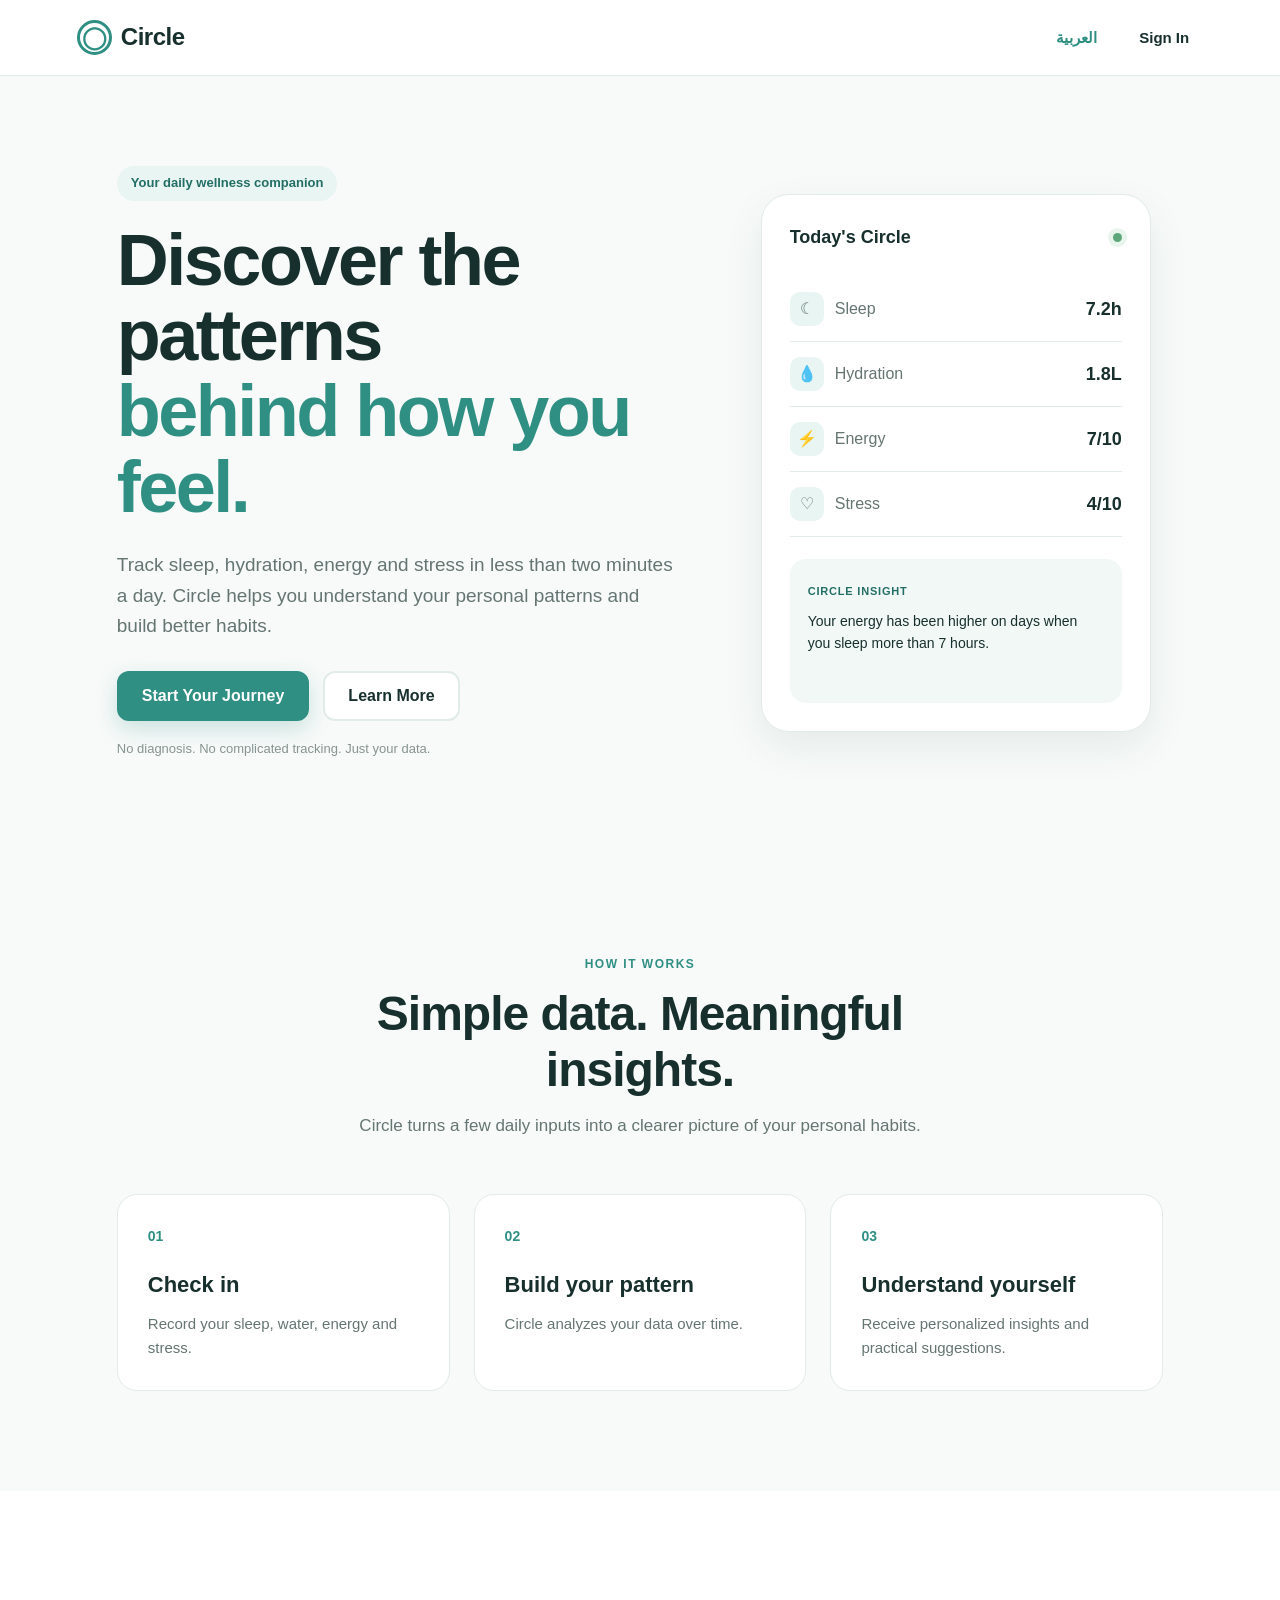
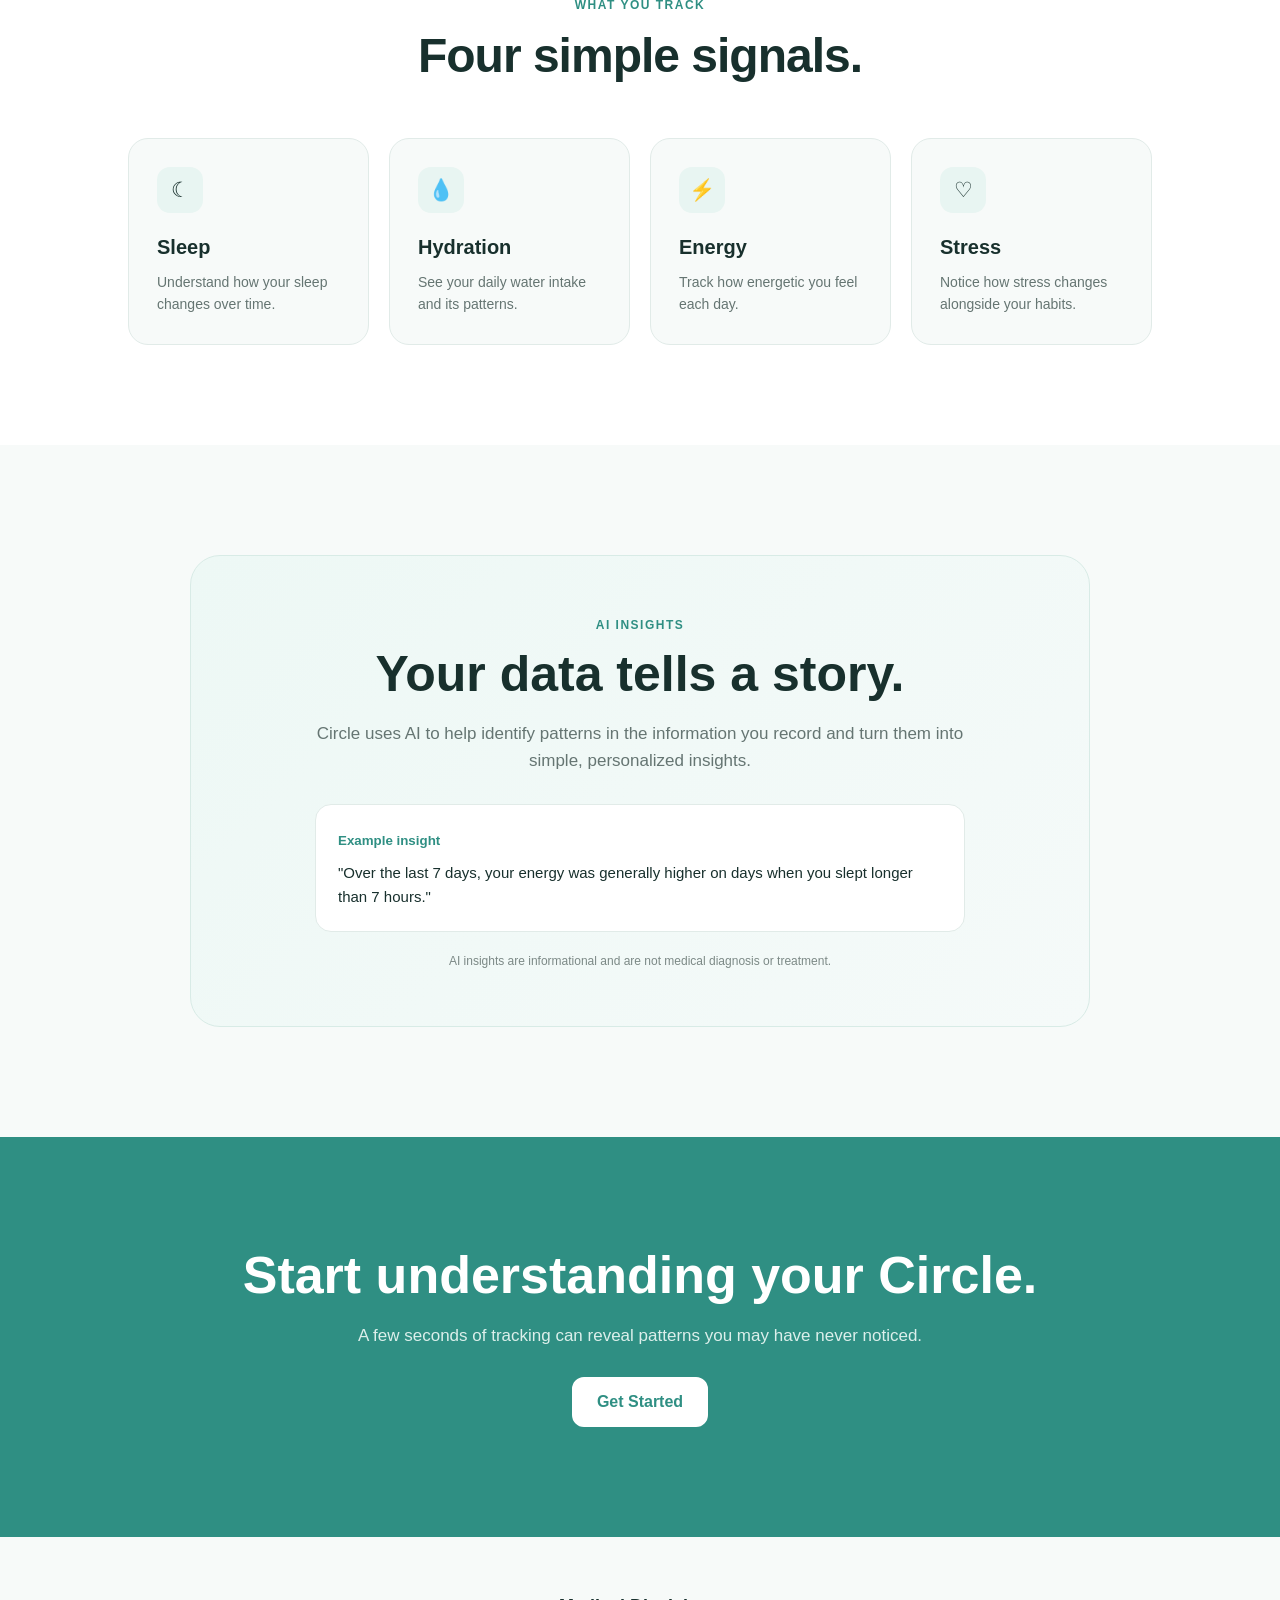
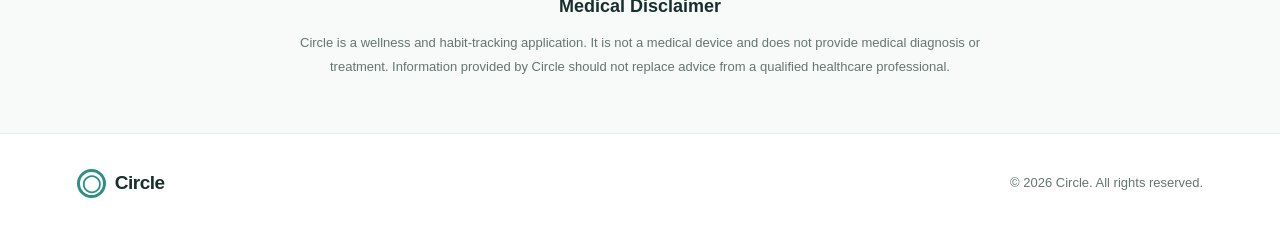
<file: index.html>
<!DOCTYPE html>
<html lang="en" dir="ltr">

<head>

    <meta charset="UTF-8">

    <meta
        name="viewport"
        content="width=device-width, initial-scale=1.0"
    >

    <meta
        name="description"
        content="Circle helps you understand the patterns between sleep, hydration, energy and stress."
    >

    <meta
        name="theme-color"
        content="#2f8f83"
    >

    <title>Circle — Understand Your Patterns</title>

    <link rel="stylesheet" href="style.css?v=2">

</head>


<body>

    <!-- =========================
         NAVIGATION
    ========================== -->

    <header class="navbar">

        <div class="logo">

            <span class="logo-mark">
                ◯
            </span>

            <span>
                Circle
            </span>

        </div>


        <nav>

            <button
                id="languageToggle"
                class="language-btn"
                type="button"
            >
                العربية
            </button>


            <button
                class="login-btn"
                id="loginBtn"
                type="button"
            >
                Sign In
            </button>

        </nav>

    </header>



    <main>

        <!-- =========================
             HERO
        ========================== -->

        <section class="hero">

            <div class="hero-content">

                <div class="badge">
                    Your daily wellness companion
                </div>


                <h1>

                    Discover the patterns

                    <span>
                        behind how you feel.
                    </span>

                </h1>


                <p>

                    Track sleep, hydration, energy and stress
                    in less than two minutes a day.

                    Circle helps you understand your personal
                    patterns and build better habits.

                </p>


                <div class="hero-buttons">

                    <button
                        class="primary-btn"
                        id="startBtn"
                        type="button"
                    >
                        Start Your Journey
                    </button>


                    <button
                        class="secondary-btn"
                        id="learnBtn"
                        type="button"
                    >
                        Learn More
                    </button>

                </div>


                <div class="hero-note">

                    No diagnosis.
                    No complicated tracking.
                    Just your data.

                </div>

            </div>



            <!-- =========================
                 PREVIEW CARD
            ========================== -->

            <div class="hero-card">

                <div class="card-header">

                    <span>
                        Today's Circle
                    </span>

                    <span class="status-dot"></span>

                </div>


                <div class="metric">

                    <div>

                        <span class="metric-icon">
                            ☾
                        </span>

                        <span>
                            Sleep
                        </span>

                    </div>

                    <strong>
                        7.2h
                    </strong>

                </div>


                <div class="metric">

                    <div>

                        <span class="metric-icon">
                            💧
                        </span>

                        <span>
                            Hydration
                        </span>

                    </div>

                    <strong>
                        1.8L
                    </strong>

                </div>


                <div class="metric">

                    <div>

                        <span class="metric-icon">
                            ⚡
                        </span>

                        <span>
                            Energy
                        </span>

                    </div>

                    <strong>
                        7/10
                    </strong>

                </div>


                <div class="metric">

                    <div>

                        <span class="metric-icon">
                            ♡
                        </span>

                        <span>
                            Stress
                        </span>

                    </div>

                    <strong>
                        4/10
                    </strong>

                </div>


                <div class="insight">

                    <small>
                        Circle Insight
                    </small>


                    <p>

                        Your energy has been higher on days
                        when you sleep more than 7 hours.

                    </p>

                </div>

            </div>

        </section>



        <!-- =========================
             HOW IT WORKS
        ========================== -->

        <section
            class="section"
            id="howItWorks"
        >

            <div class="section-title">

                <span class="eyebrow">
                    HOW IT WORKS
                </span>


                <h2>
                    Simple data. Meaningful insights.
                </h2>


                <p>

                    Circle turns a few daily inputs into a clearer
                    picture of your personal habits.

                </p>

            </div>



            <div class="steps">

                <div class="step">

                    <div class="step-number">
                        01
                    </div>


                    <h3>
                        Check in
                    </h3>


                    <p>

                        Record your sleep, water,
                        energy and stress.

                    </p>

                </div>



                <div class="step">

                    <div class="step-number">
                        02
                    </div>


                    <h3>
                        Build your pattern
                    </h3>


                    <p>

                        Circle analyzes your data
                        over time.

                    </p>

                </div>



                <div class="step">

                    <div class="step-number">
                        03
                    </div>


                    <h3>
                        Understand yourself
                    </h3>


                    <p>

                        Receive personalized insights
                        and practical suggestions.

                    </p>

                </div>

            </div>

        </section>



        <!-- =========================
             TRACK
        ========================== -->

        <section class="section track-section">

            <div class="section-title">

                <span class="eyebrow">
                    WHAT YOU TRACK
                </span>


                <h2>
                    Four simple signals.
                </h2>

            </div>



            <div class="track-grid">

                <div class="track-card">

                    <span>
                        ☾
                    </span>

                    <h3>
                        Sleep
                    </h3>

                    <p>
                        Understand how your sleep
                        changes over time.
                    </p>

                </div>



                <div class="track-card">

                    <span>
                        💧
                    </span>

                    <h3>
                        Hydration
                    </h3>

                    <p>
                        See your daily water intake
                        and its patterns.
                    </p>

                </div>



                <div class="track-card">

                    <span>
                        ⚡
                    </span>

                    <h3>
                        Energy
                    </h3>

                    <p>
                        Track how energetic
                        you feel each day.
                    </p>

                </div>



                <div class="track-card">

                    <span>
                        ♡
                    </span>

                    <h3>
                        Stress
                    </h3>

                    <p>
                        Notice how stress changes
                        alongside your habits.
                    </p>

                </div>

            </div>

        </section>



        <!-- =========================
             AI INSIGHTS
        ========================== -->

        <section class="section ai-section">

            <div class="ai-card">

                <span class="eyebrow">
                    AI INSIGHTS
                </span>


                <h2>
                    Your data tells a story.
                </h2>


                <p>

                    Circle uses AI to help identify patterns
                    in the information you record and turn
                    them into simple, personalized insights.

                </p>


                <div class="ai-example">

                    <small>
                        Example insight
                    </small>


                    <p>

                        "Over the last 7 days, your energy
                        was generally higher on days when
                        you slept longer than 7 hours."

                    </p>

                </div>


                <div class="disclaimer">

                    AI insights are informational and are
                    not medical diagnosis or treatment.

                </div>

            </div>

        </section>



        <!-- =========================
             CTA
        ========================== -->

        <section class="cta">

            <h2>
                Start understanding your Circle.
            </h2>


            <p>

                A few seconds of tracking can reveal
                patterns you may have never noticed.

            </p>


            <button
                class="primary-btn"
                id="ctaBtn"
                type="button"
            >
                Get Started
            </button>

        </section>



        <!-- =========================
             MEDICAL DISCLAIMER
        ========================== -->

        <section class="disclaimer-section">

            <h3>
                Medical Disclaimer
            </h3>


            <p>

                Circle is a wellness and habit-tracking
                application.

                It is not a medical device and does not
                provide medical diagnosis or treatment.

                Information provided by Circle should not
                replace advice from a qualified healthcare
                professional.

            </p>

        </section>

    </main>



    <!-- =========================
         FOOTER
    ========================== -->

    <footer>

        <div class="logo">

            <span class="logo-mark">
                ◯
            </span>

            <span>
                Circle
            </span>

        </div>


        <p>
            © 2026 Circle. All rights reserved.
        </p>

    </footer>



    <!-- =========================
         APP JAVASCRIPT
         v=2 forces browser refresh
    ========================== -->

    <script src="app.js?v=2"></script>

</body>

</html>
</file>
<file: style.css>
/* ==========================================
   CIRCLE HEALTH — MAIN STYLES
   ========================================== */

* {
    margin: 0;
    padding: 0;
    box-sizing: border-box;
}

:root {
    --primary: #2f8f83;
    --primary-dark: #236e65;
    --primary-light: #e8f5f2;

    --blue: #4b8fc8;
    --green: #5da77a;

    --background: #f7faf9;
    --surface: #ffffff;
    --text: #18302d;
    --text-light: #657572;
    --border: #e1ebe8;

    --shadow: 0 15px 40px rgba(25, 70, 65, 0.08);
    --radius: 20px;
}

html {
    scroll-behavior: smooth;
}

body {
    font-family:
        -apple-system,
        BlinkMacSystemFont,
        "Segoe UI",
        Roboto,
        Arial,
        sans-serif;

    background: var(--background);
    color: var(--text);
    line-height: 1.6;
}

button {
    font-family: inherit;
    cursor: pointer;
}

a {
    color: inherit;
    text-decoration: none;
}


/* ==========================================
   NAVBAR
   ========================================== */

.navbar {
    width: 100%;
    height: 76px;

    display: flex;
    align-items: center;
    justify-content: space-between;

    padding: 0 6%;

    background: rgba(255, 255, 255, 0.94);
    border-bottom: 1px solid var(--border);

    position: sticky;
    top: 0;
    z-index: 100;

    backdrop-filter: blur(12px);
}

.logo {
    display: flex;
    align-items: center;
    gap: 9px;

    font-size: 24px;
    font-weight: 700;
    letter-spacing: -0.5px;
}

.logo-mark {
    width: 35px;
    height: 35px;

    display: flex;
    align-items: center;
    justify-content: center;

    border: 3px solid var(--primary);
    border-radius: 50%;

    color: var(--primary);
    font-size: 22px;
}

.navbar nav {
    display: flex;
    align-items: center;
    gap: 14px;
}

.language-btn,
.login-btn {
    border: none;
    background: transparent;

    padding: 9px 14px;

    border-radius: 10px;

    font-size: 15px;
    font-weight: 600;

    transition: 0.2s ease;
}

.language-btn {
    color: var(--primary);
}

.language-btn:hover {
    background: var(--primary-light);
}

.login-btn {
    color: var(--text);
}

.login-btn:hover {
    background: #eef3f1;
}


/* ==========================================
   HERO
   ========================================== */

.hero {
    max-width: 1200px;

    margin: 0 auto;

    min-height: 680px;

    padding: 90px 6%;

    display: grid;
    grid-template-columns: 1.15fr 0.85fr;

    align-items: center;

    gap: 70px;
}

.hero-content {
    max-width: 650px;
}

.badge {
    display: inline-block;

    padding: 7px 14px;

    border-radius: 50px;

    background: var(--primary-light);
    color: var(--primary-dark);

    font-size: 13px;
    font-weight: 700;

    margin-bottom: 22px;
}

.hero h1 {
    font-size: clamp(44px, 6vw, 72px);

    line-height: 1.05;

    letter-spacing: -2.5px;

    margin-bottom: 25px;
}

.hero h1 span {
    display: block;
    color: var(--primary);
}

.hero p {
    max-width: 610px;

    font-size: 19px;

    color: var(--text-light);

    margin-bottom: 30px;
}

.hero-buttons {
    display: flex;
    align-items: center;
    gap: 14px;

    flex-wrap: wrap;
}

.primary-btn,
.secondary-btn {
    border-radius: 12px;

    padding: 14px 23px;

    font-size: 16px;
    font-weight: 700;

    transition:
        transform 0.2s ease,
        box-shadow 0.2s ease,
        background 0.2s ease;
}

.primary-btn {
    background: var(--primary);
    color: white;
    border: 2px solid var(--primary);

    box-shadow: 0 8px 22px rgba(47, 143, 131, 0.22);
}

.primary-btn:hover {
    background: var(--primary-dark);
    transform: translateY(-2px);
}

.secondary-btn {
    background: white;
    color: var(--text);

    border: 2px solid var(--border);
}

.secondary-btn:hover {
    border-color: var(--primary);
    color: var(--primary);
}

.hero-note {
    margin-top: 18px;

    font-size: 13px;

    color: #879491;
}


/* ==========================================
   HERO CARD
   ========================================== */

.hero-card {
    background: var(--surface);

    border: 1px solid var(--border);

    border-radius: 28px;

    padding: 28px;

    box-shadow: var(--shadow);

    max-width: 390px;

    width: 100%;

    justify-self: center;
}

.card-header {
    display: flex;
    align-items: center;
    justify-content: space-between;

    font-size: 18px;
    font-weight: 700;

    margin-bottom: 25px;
}

.status-dot {
    width: 9px;
    height: 9px;

    border-radius: 50%;

    background: var(--green);

    box-shadow: 0 0 0 5px #e8f5ed;
}

.metric {
    display: flex;
    align-items: center;
    justify-content: space-between;

    padding: 15px 0;

    border-bottom: 1px solid var(--border);
}

.metric div {
    display: flex;
    align-items: center;
    gap: 11px;

    color: var(--text-light);
}

.metric-icon {
    width: 34px;
    height: 34px;

    display: flex;
    align-items: center;
    justify-content: center;

    border-radius: 10px;

    background: var(--primary-light);

    font-size: 16px;
}

.metric strong {
    font-size: 18px;
}

.insight {
    margin-top: 22px;

    padding: 18px;

    border-radius: 16px;

    background: #f1f8f6;
}

.insight small {
    color: var(--primary-dark);

    font-weight: 700;

    text-transform: uppercase;

    font-size: 11px;

    letter-spacing: 0.8px;
}

.insight p {
    margin-top: 7px;

    font-size: 14px;

    color: var(--text);
}


/* ==========================================
   GENERAL SECTIONS
   ========================================== */

.section {
    max-width: 1200px;

    margin: 0 auto;

    padding: 100px 6%;
}

.section-title {
    max-width: 680px;

    margin: 0 auto 55px;

    text-align: center;
}

.eyebrow {
    display: inline-block;

    color: var(--primary);

    font-size: 12px;

    font-weight: 800;

    letter-spacing: 1.5px;

    margin-bottom: 12px;
}

.section-title h2 {
    font-size: clamp(32px, 5vw, 48px);

    line-height: 1.15;

    letter-spacing: -1px;

    margin-bottom: 15px;
}

.section-title p {
    color: var(--text-light);

    font-size: 17px;
}


/* ==========================================
   STEPS
   ========================================== */

.steps {
    display: grid;

    grid-template-columns: repeat(3, 1fr);

    gap: 24px;
}

.step {
    background: white;

    border: 1px solid var(--border);

    border-radius: var(--radius);

    padding: 30px;

    transition:
        transform 0.25s ease,
        box-shadow 0.25s ease;
}

.step:hover {
    transform: translateY(-5px);

    box-shadow: var(--shadow);
}

.step-number {
    color: var(--primary);

    font-size: 14px;

    font-weight: 800;

    margin-bottom: 20px;
}

.step h3 {
    font-size: 22px;

    margin-bottom: 10px;
}

.step p {
    color: var(--text-light);

    font-size: 15px;
}


/* ==========================================
   TRACKING CARDS
   ========================================== */

.track-section {
    background: white;

    max-width: none;

    padding-left: 10%;
    padding-right: 10%;
}

.track-grid {
    max-width: 1100px;

    margin: 0 auto;

    display: grid;

    grid-template-columns: repeat(4, 1fr);

    gap: 20px;
}

.track-card {
    padding: 28px;

    border-radius: var(--radius);

    background: var(--background);

    border: 1px solid var(--border);
}

.track-card > span {
    width: 46px;
    height: 46px;

    display: flex;
    align-items: center;
    justify-content: center;

    border-radius: 13px;

    background: var(--primary-light);

    font-size: 21px;

    margin-bottom: 18px;
}

.track-card h3 {
    font-size: 20px;

    margin-bottom: 8px;
}

.track-card p {
    color: var(--text-light);

    font-size: 14px;
}


/* ==========================================
   AI SECTION
   ========================================== */

.ai-section {
    padding-top: 110px;
    padding-bottom: 110px;
}

.ai-card {
    max-width: 900px;

    margin: auto;

    padding: 55px;

    border-radius: 30px;

    background:
        linear-gradient(
            135deg,
            #edf8f5,
            #f5faf9
        );

    border: 1px solid #d8ebe6;

    text-align: center;
}

.ai-card h2 {
    font-size: clamp(32px, 5vw, 50px);

    line-height: 1.1;

    margin-bottom: 18px;
}

.ai-card > p {
    max-width: 650px;

    margin: 0 auto 30px;

    color: var(--text-light);

    font-size: 17px;
}

.ai-example {
    max-width: 650px;

    margin: 30px auto 20px;

    padding: 22px;

    border-radius: 16px;

    background: white;

    text-align: left;

    border: 1px solid var(--border);
}

.ai-example small {
    color: var(--primary);

    font-weight: 700;
}

.ai-example p {
    margin-top: 8px;

    font-size: 15px;
}

.disclaimer {
    color: #7c8986;

    font-size: 12px;
}


/* ==========================================
   CTA
   ========================================== */

.cta {
    text-align: center;

    padding: 110px 6%;

    background: var(--primary);

    color: white;
}

.cta h2 {
    font-size: clamp(34px, 5vw, 52px);

    line-height: 1.1;

    margin-bottom: 18px;
}

.cta p {
    max-width: 600px;

    margin: 0 auto 28px;

    color: #dcefeb;

    font-size: 17px;
}

.cta .primary-btn {
    background: white;

    color: var(--primary);

    border-color: white;

    box-shadow: none;
}

.cta .primary-btn:hover {
    background: #f1f8f6;
}


/* ==========================================
   MEDICAL DISCLAIMER
   ========================================== */

.disclaimer-section {
    max-width: 850px;

    margin: 0 auto;

    padding: 55px 6%;

    text-align: center;
}

.disclaimer-section h3 {
    font-size: 18px;

    margin-bottom: 10px;
}

.disclaimer-section p {
    color: var(--text-light);

    font-size: 13px;

    line-height: 1.8;
}


/* ==========================================
   FOOTER
   ========================================== */

footer {
    min-height: 100px;

    padding: 25px 6%;

    display: flex;
    align-items: center;
    justify-content: space-between;

    gap: 20px;

    border-top: 1px solid var(--border);

    background: white;
}

footer .logo {
    font-size: 19px;
}

footer .logo-mark {
    width: 29px;
    height: 29px;

    font-size: 17px;
}

footer p {
    color: var(--text-light);

    font-size: 13px;
}


/* ==========================================
   RESPONSIVE — TABLET
   ========================================== */

@media (max-width: 900px) {

    .hero {
        grid-template-columns: 1fr;

        text-align: center;

        gap: 50px;

        padding-top: 70px;
    }

    .hero-content {
        margin: auto;
    }

    .hero-buttons {
        justify-content: center;
    }

    .hero-note {
        text-align: center;
    }

    .hero-card {
        margin: auto;
    }

    .steps {
        grid-template-columns: 1fr;
    }

    .track-grid {
        grid-template-columns: repeat(2, 1fr);
    }
}


/* ==========================================
   RESPONSIVE — MOBILE
   ========================================== */

@media (max-width: 600px) {

    .navbar {
        height: 68px;

        padding: 0 5%;
    }

    .logo {
        font-size: 21px;
    }

    .logo-mark {
        width: 31px;
        height: 31px;

        font-size: 18px;
    }

    .login-btn {
        display: none;
    }

    .hero {
        min-height: auto;

        padding: 65px 5% 70px;

        gap: 45px;
    }

    .hero h1 {
        font-size: 43px;

        letter-spacing: -1.7px;
    }

    .hero p {
        font-size: 16px;
    }

    .hero-buttons {
        flex-direction: column;

        width: 100%;
    }

    .primary-btn,
    .secondary-btn {
        width: 100%;

        padding: 14px 18px;
    }

    .hero-card {
        padding: 22px;

        border-radius: 22px;
    }

    .section {
        padding: 75px 5%;
    }

    .section-title {
        margin-bottom: 38px;
    }

    .section-title h2 {
        font-size: 34px;
    }

    .track-section {
        padding-left: 5%;
        padding-right: 5%;
    }

    .track-grid {
        grid-template-columns: 1fr;

        gap: 14px;
    }

    .track-card {
        padding: 23px;
    }

    .ai-card {
        padding: 35px 22px;

        border-radius: 23px;
    }

    .ai-card h2 {
        font-size: 35px;
    }

    .cta {
        padding: 80px 5%;
    }

    .cta h2 {
        font-size: 36px;
    }

    footer {
        flex-direction: column;

        justify-content: center;

        text-align: center;

        padding: 35px 5%;
    }
}


/* ==========================================
   RTL SUPPORT
   ========================================== */

html[dir="rtl"] body {
    font-family:
        "Tahoma",
        "Arial",
        sans-serif;
}

html[dir="rtl"] .hero {
    direction: rtl;
}

html[dir="rtl"] .hero-content {
    text-align: right;
}

html[dir="rtl"] .hero-buttons {
    justify-content: flex-start;
}

html[dir="rtl"] .metric,
html[dir="rtl"] .card-header {
    direction: rtl;
}

html[dir="rtl"] .ai-example {
    text-align: right;
}

@media (max-width: 900px) {

    html[dir="rtl"] .hero-content {
        text-align: center;
    }

    html[dir="rtl"] .hero-buttons {
        justify-content: center;
    }
}
</file>
